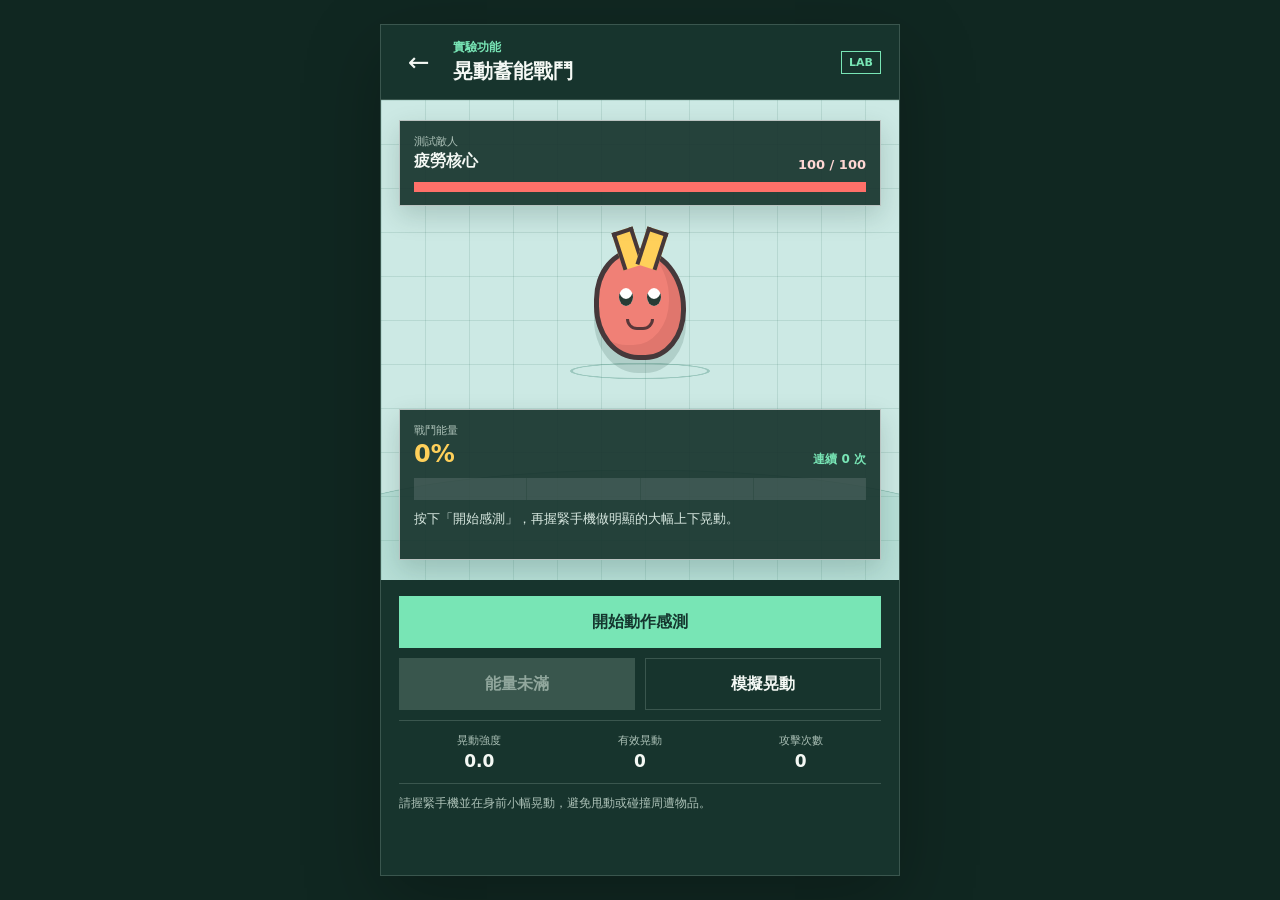
<file: shake-lab.html>
<!doctype html>
<html lang="zh-Hant">
  <head>
    <meta charset="utf-8">
    <meta name="viewport" content="width=device-width, initial-scale=1, viewport-fit=cover">
    <meta name="theme-color" content="#17342d">
    <meta name="apple-mobile-web-app-capable" content="yes">
    <meta name="apple-mobile-web-app-status-bar-style" content="black-translucent">
    <title>晃動蓄能戰鬥實驗</title>
    <link rel="stylesheet" href="shake-lab.css?v=20260614-1">
  </head>
  <body>
    <main class="battle-lab">
      <header class="lab-header">
        <a class="back-link" href="./" aria-label="返回地圖">←</a>
        <div>
          <p>實驗功能</p>
          <h1>晃動蓄能戰鬥</h1>
        </div>
        <span class="lab-tag">LAB</span>
      </header>

      <section class="battle-stage" aria-label="戰鬥區域">
        <div class="enemy-panel">
          <div class="enemy-meta">
            <div>
              <span>測試敵人</span>
              <strong>疲勞核心</strong>
            </div>
            <output id="enemyHpText">100 / 100</output>
          </div>
          <div class="hp-track" aria-label="敵人生命值">
            <div id="enemyHpFill" class="hp-fill"></div>
          </div>
        </div>

        <div id="enemy" class="enemy" aria-hidden="true">
          <div class="enemy-ring"></div>
          <div class="enemy-body">
            <i class="enemy-eye eye-left"></i>
            <i class="enemy-eye eye-right"></i>
            <i class="enemy-mouth"></i>
          </div>
          <span id="damageNumber" class="damage-number"></span>
        </div>

        <div class="impact-zone" aria-hidden="true">
          <i></i><i></i><i></i>
        </div>

        <section class="charger" aria-label="戰鬥能量">
          <div class="charge-heading">
            <div>
              <span>戰鬥能量</span>
              <strong id="energyText">0%</strong>
            </div>
            <output id="comboText">連續 0 次</output>
          </div>
          <div id="energyTrack" class="energy-track" role="progressbar" aria-valuemin="0" aria-valuemax="100" aria-valuenow="0">
            <div id="energyFill" class="energy-fill"></div>
            <div class="energy-marks" aria-hidden="true"><i></i><i></i><i></i></div>
          </div>
          <p id="sensorStatus" class="sensor-status">按下「開始感測」，再握緊手機做明顯的大幅上下晃動。</p>
        </section>
      </section>

      <section class="lab-controls">
        <button id="sensorButton" class="primary-button" type="button">開始動作感測</button>
        <button id="attackButton" class="attack-button" type="button" disabled>能量未滿</button>
        <button id="simulateButton" class="secondary-button" type="button">模擬晃動</button>
        <div class="readout" aria-label="感測數值">
          <span>晃動強度 <strong id="intensityText">0.0</strong></span>
          <span>有效晃動 <strong id="shakeCountText">0</strong></span>
          <span>攻擊次數 <strong id="attackCountText">0</strong></span>
        </div>
        <p class="safety-note">請握緊手機並在身前小幅晃動，避免甩動或碰撞周遭物品。</p>
      </section>
    </main>

    <script src="shake-lab.js?v=20260614-2"></script>
  </body>
</html>
</file>
<file: shake-lab.css>
:root {
  color-scheme: dark;
  --ink: #f4f8f4;
  --muted: #adc2b8;
  --panel: #18362f;
  --panel-light: #23483e;
  --line: rgba(217, 239, 228, 0.18);
  --mint: #78e5b5;
  --yellow: #ffd05a;
  --coral: #ff7069;
  --blue: #6bb9ff;
}

* { box-sizing: border-box; }

html,
body { margin: 0; min-height: 100%; }

body {
  min-height: 100vh;
  min-height: 100dvh;
  background: #102721;
  color: var(--ink);
  font-family: "Microsoft JhengHei", "PingFang TC", system-ui, sans-serif;
  letter-spacing: 0;
}

button,
a { font: inherit; -webkit-tap-highlight-color: transparent; }

button { border: 0; }

.battle-lab {
  width: min(100%, 520px);
  min-height: 100vh;
  min-height: 100dvh;
  margin: 0 auto;
  background: #17342d;
}

.lab-header {
  display: grid;
  grid-template-columns: 42px 1fr auto;
  align-items: center;
  gap: 12px;
  padding: calc(14px + env(safe-area-inset-top)) 18px 14px;
  border-bottom: 1px solid var(--line);
}

.back-link {
  display: grid;
  place-items: center;
  width: 40px;
  height: 40px;
  color: var(--ink);
  text-decoration: none;
  font-size: 26px;
}

.lab-header p,
.lab-header h1 { margin: 0; }

.lab-header p { color: var(--mint); font-size: 12px; font-weight: 700; }
.lab-header h1 { margin-top: 2px; font-size: 20px; }

.lab-tag {
  border: 1px solid var(--mint);
  color: var(--mint);
  padding: 4px 7px;
  font-size: 11px;
  font-weight: 800;
}

.battle-stage {
  position: relative;
  min-height: 480px;
  overflow: hidden;
  padding: 20px 18px;
  background-color: #cce9e4;
  background-image:
    linear-gradient(rgba(31, 91, 78, 0.12) 1px, transparent 1px),
    linear-gradient(90deg, rgba(31, 91, 78, 0.12) 1px, transparent 1px);
  background-size: 44px 44px;
  perspective: 700px;
}

.battle-stage::after {
  content: "";
  position: absolute;
  left: -15%;
  right: -15%;
  bottom: -55px;
  height: 210px;
  border: 2px solid rgba(26, 99, 82, 0.22);
  border-radius: 50%;
  background: rgba(92, 176, 154, 0.18);
  transform: rotateX(68deg);
}

.enemy-panel,
.charger {
  position: relative;
  z-index: 4;
  border: 1px solid rgba(255,255,255,0.68);
  background: rgba(23, 52, 45, 0.92);
  box-shadow: 0 10px 24px rgba(15, 49, 41, 0.18);
  padding: 13px 14px;
}

.enemy-meta,
.charge-heading {
  display: flex;
  align-items: end;
  justify-content: space-between;
  gap: 12px;
}

.enemy-meta div,
.charge-heading div { display: grid; gap: 2px; }
.enemy-meta span,
.charge-heading span { color: var(--muted); font-size: 11px; }
.enemy-meta strong { font-size: 16px; }
.enemy-meta output { color: #ffd7d4; font-size: 13px; font-weight: 700; }

.hp-track,
.energy-track {
  position: relative;
  overflow: hidden;
  height: 10px;
  margin-top: 10px;
  background: rgba(255,255,255,0.12);
}

.hp-fill {
  width: 100%;
  height: 100%;
  background: var(--coral);
  transition: width 360ms ease;
}

.enemy {
  position: absolute;
  z-index: 2;
  top: 130px;
  left: 50%;
  width: 150px;
  height: 165px;
  transform: translateX(-50%);
  transform-origin: 50% 78%;
}

.enemy-ring {
  position: absolute;
  left: 5px;
  right: 5px;
  bottom: 4px;
  height: 40px;
  border: 3px solid rgba(45, 124, 105, 0.3);
  border-radius: 50%;
  transform: rotateX(66deg);
}

.enemy-body {
  position: absolute;
  left: 29px;
  top: 18px;
  width: 92px;
  height: 112px;
  border: 5px solid #46383a;
  border-radius: 46% 54% 44% 48%;
  background: #f08076;
  box-shadow: inset -12px -10px 0 rgba(105, 45, 44, 0.12), 0 13px 0 rgba(31, 78, 66, 0.16);
}

.enemy-body::before,
.enemy-body::after {
  content: "";
  position: absolute;
  top: -24px;
  width: 14px;
  height: 35px;
  border: 4px solid #46383a;
  border-bottom: 0;
  background: var(--yellow);
}

.enemy-body::before { left: 18px; transform: rotate(-18deg); }
.enemy-body::after { right: 18px; transform: rotate(18deg); }

.enemy-eye {
  position: absolute;
  top: 35px;
  width: 14px;
  height: 18px;
  border-radius: 50%;
  background: #fff;
  box-shadow: inset 0 -7px 0 #283b35;
}

.eye-left { left: 20px; }
.eye-right { right: 20px; }
.enemy-mouth {
  position: absolute;
  left: 50%;
  bottom: 25px;
  width: 28px;
  height: 11px;
  border: 3px solid #593739;
  border-top: 0;
  border-radius: 0 0 20px 20px;
  transform: translateX(-50%);
}

.damage-number {
  position: absolute;
  left: 50%;
  top: 22px;
  color: #c52e2b;
  font-size: 28px;
  font-weight: 900;
  opacity: 0;
  transform: translate(-50%, 0);
}

.impact-zone {
  position: absolute;
  z-index: 1;
  left: 50%;
  top: 245px;
  width: 180px;
  height: 130px;
  transform: translateX(-50%);
}

.impact-zone i {
  position: absolute;
  left: 50%;
  bottom: 0;
  width: 5px;
  height: 92px;
  background: rgba(255, 208, 90, 0.75);
  opacity: 0;
  transform-origin: bottom;
}

.impact-zone i:nth-child(2) { transform: rotate(45deg); }
.impact-zone i:nth-child(3) { transform: rotate(-45deg); }

.charger {
  position: absolute;
  left: 18px;
  right: 18px;
  bottom: 20px;
}

.charge-heading strong { font-size: 24px; color: var(--yellow); }
.charge-heading output { color: var(--mint); font-size: 12px; font-weight: 700; }

.energy-track { height: 22px; }
.energy-fill {
  width: 0;
  height: 100%;
  background: var(--yellow);
  transition: width 120ms ease-out, background-color 180ms ease;
}

.energy-track.is-ready .energy-fill { background: var(--mint); }

.energy-marks { position: absolute; inset: 0; display: flex; justify-content: space-evenly; }
.energy-marks i { width: 1px; height: 100%; background: rgba(23,52,45,0.25); }
.sensor-status { min-height: 36px; margin: 10px 0 0; color: #d8e8e0; font-size: 13px; line-height: 1.45; }

.lab-controls {
  display: grid;
  grid-template-columns: 1fr 1fr;
  gap: 10px;
  padding: 16px 18px calc(18px + env(safe-area-inset-bottom));
}

.lab-controls button {
  min-height: 52px;
  padding: 10px 14px;
  font-weight: 800;
  cursor: pointer;
}

.primary-button { grid-column: 1 / -1; background: var(--mint); color: #15372f; }
.attack-button { background: var(--yellow); color: #473700; }
.attack-button:disabled { background: #39564d; color: #91a79d; cursor: not-allowed; }
.secondary-button { border: 1px solid var(--line); background: transparent; color: var(--ink); }

.readout {
  grid-column: 1 / -1;
  display: grid;
  grid-template-columns: repeat(3, 1fr);
  border-top: 1px solid var(--line);
  border-bottom: 1px solid var(--line);
}

.readout span { display: grid; gap: 3px; padding: 12px 5px; color: var(--muted); text-align: center; font-size: 11px; }
.readout strong { color: var(--ink); font-size: 17px; }
.safety-note { grid-column: 1 / -1; margin: 0; color: var(--muted); font-size: 12px; line-height: 1.5; }

.battle-stage.is-shaking .enemy { animation: enemy-alert 180ms ease; }
.battle-stage.is-attacking .enemy { animation: enemy-hit 560ms ease; }
.battle-stage.is-attacking .impact-zone i { animation: impact-ray 520ms ease-out; }
.battle-stage.is-attacking .damage-number { animation: damage-pop 800ms ease-out; }

@keyframes enemy-alert {
  0%, 100% { transform: translateX(-50%) rotate(0); }
  40% { transform: translateX(-50%) rotate(-3deg); }
  70% { transform: translateX(-50%) rotate(3deg); }
}

@keyframes enemy-hit {
  0% { transform: translateX(-50%) scale(1); }
  28% { transform: translateX(-50%) scale(1.15) rotate(-8deg); filter: brightness(1.5); }
  100% { transform: translateX(-50%) scale(1); }
}

@keyframes impact-ray {
  0% { opacity: 0; transform: scaleY(0); }
  35% { opacity: 1; transform: scaleY(1); }
  100% { opacity: 0; transform: scaleY(1.4); }
}

@keyframes damage-pop {
  0% { opacity: 0; transform: translate(-50%, 12px) scale(0.6); }
  30% { opacity: 1; transform: translate(-50%, -8px) scale(1.2); }
  100% { opacity: 0; transform: translate(-50%, -42px) scale(1); }
}

@media (min-width: 700px) {
  body { padding: 24px; }
  .battle-lab { min-height: calc(100vh - 48px); border: 1px solid var(--line); box-shadow: 0 24px 70px rgba(0,0,0,0.25); }
}

@media (max-height: 720px) {
  .battle-stage { min-height: 410px; }
  .enemy { top: 105px; transform: translateX(-50%) scale(0.86); }
}

@media (prefers-reduced-motion: reduce) {
  *, *::before, *::after { animation-duration: 1ms !important; transition-duration: 1ms !important; }
}
</file>
